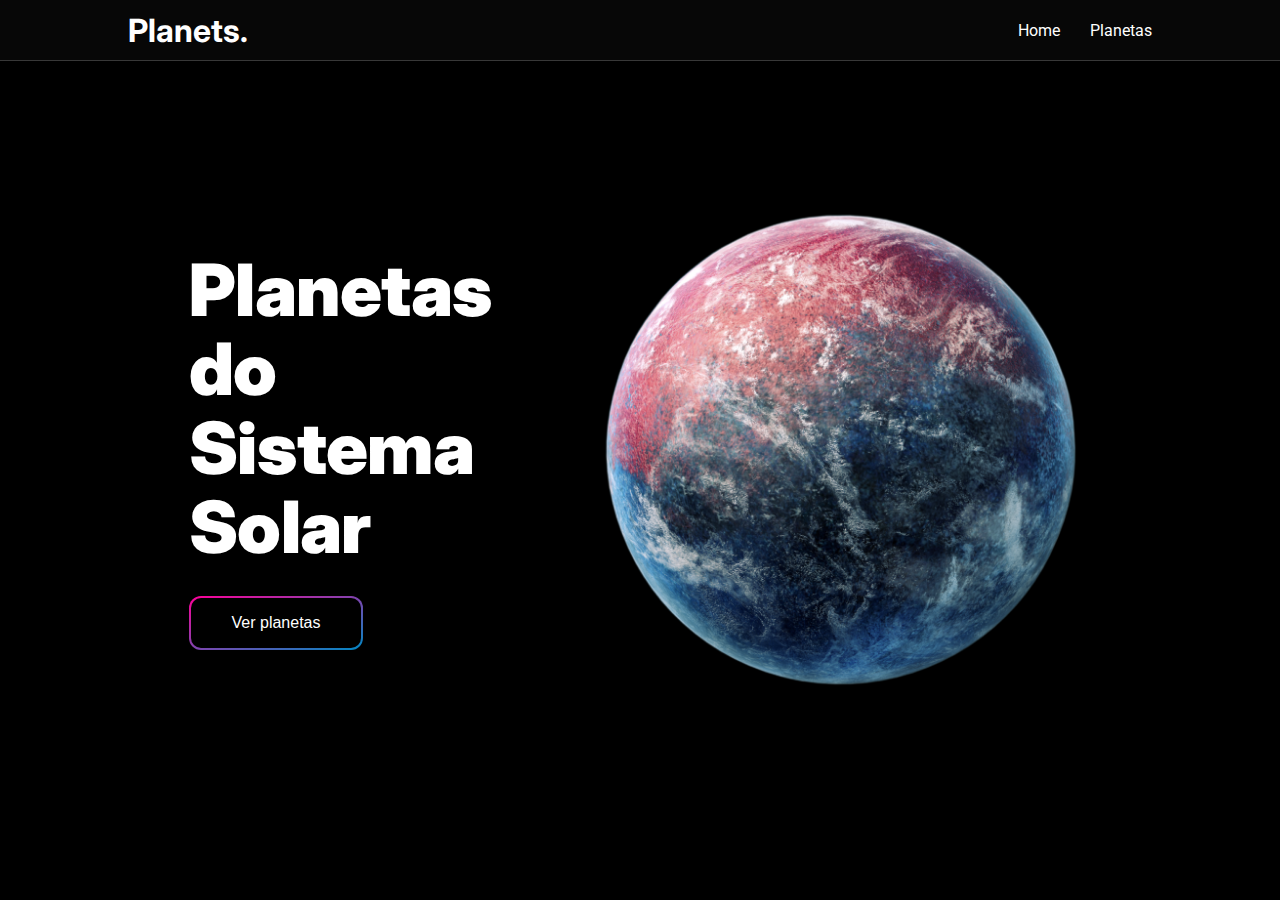
<file: index.html>
<!DOCTYPE html>
<html lang="pt-br">
<head>
    <meta charset="UTF-8">
    <meta http-equiv="X-UA-Compatible" content="IE=edge">
    <meta name="viewport" content="width=device-width, initial-scale=1.0">
    <title>Home</title>
    <link rel="stylesheet" href="index.css">
    <link rel="stylesheet" href="navbar.css">
</head>
<body>
    <header>
        <div class="navbar">
            <h1>Planets.</h1>
            <nav>
                <ul class="nav-list">
                <li><a href="index.html">Home</a></li>
                <li><a href="planets.html">Planetas</a></li>
                </ul>
            </nav>
        </div>
    </header>

    <section class="container">
        <div class="title-section">
            <h1 class="title">Planetas do Sistema Solar</h1>
            <a href="planets.html">
                <div class="button-border">
                    <button class="button">Ver planetas</button>
                </div>
            </a>
        </div>
        <img src="images/planet.png" alt="Planeta" />
    </section>
</body>
</html>
</file>
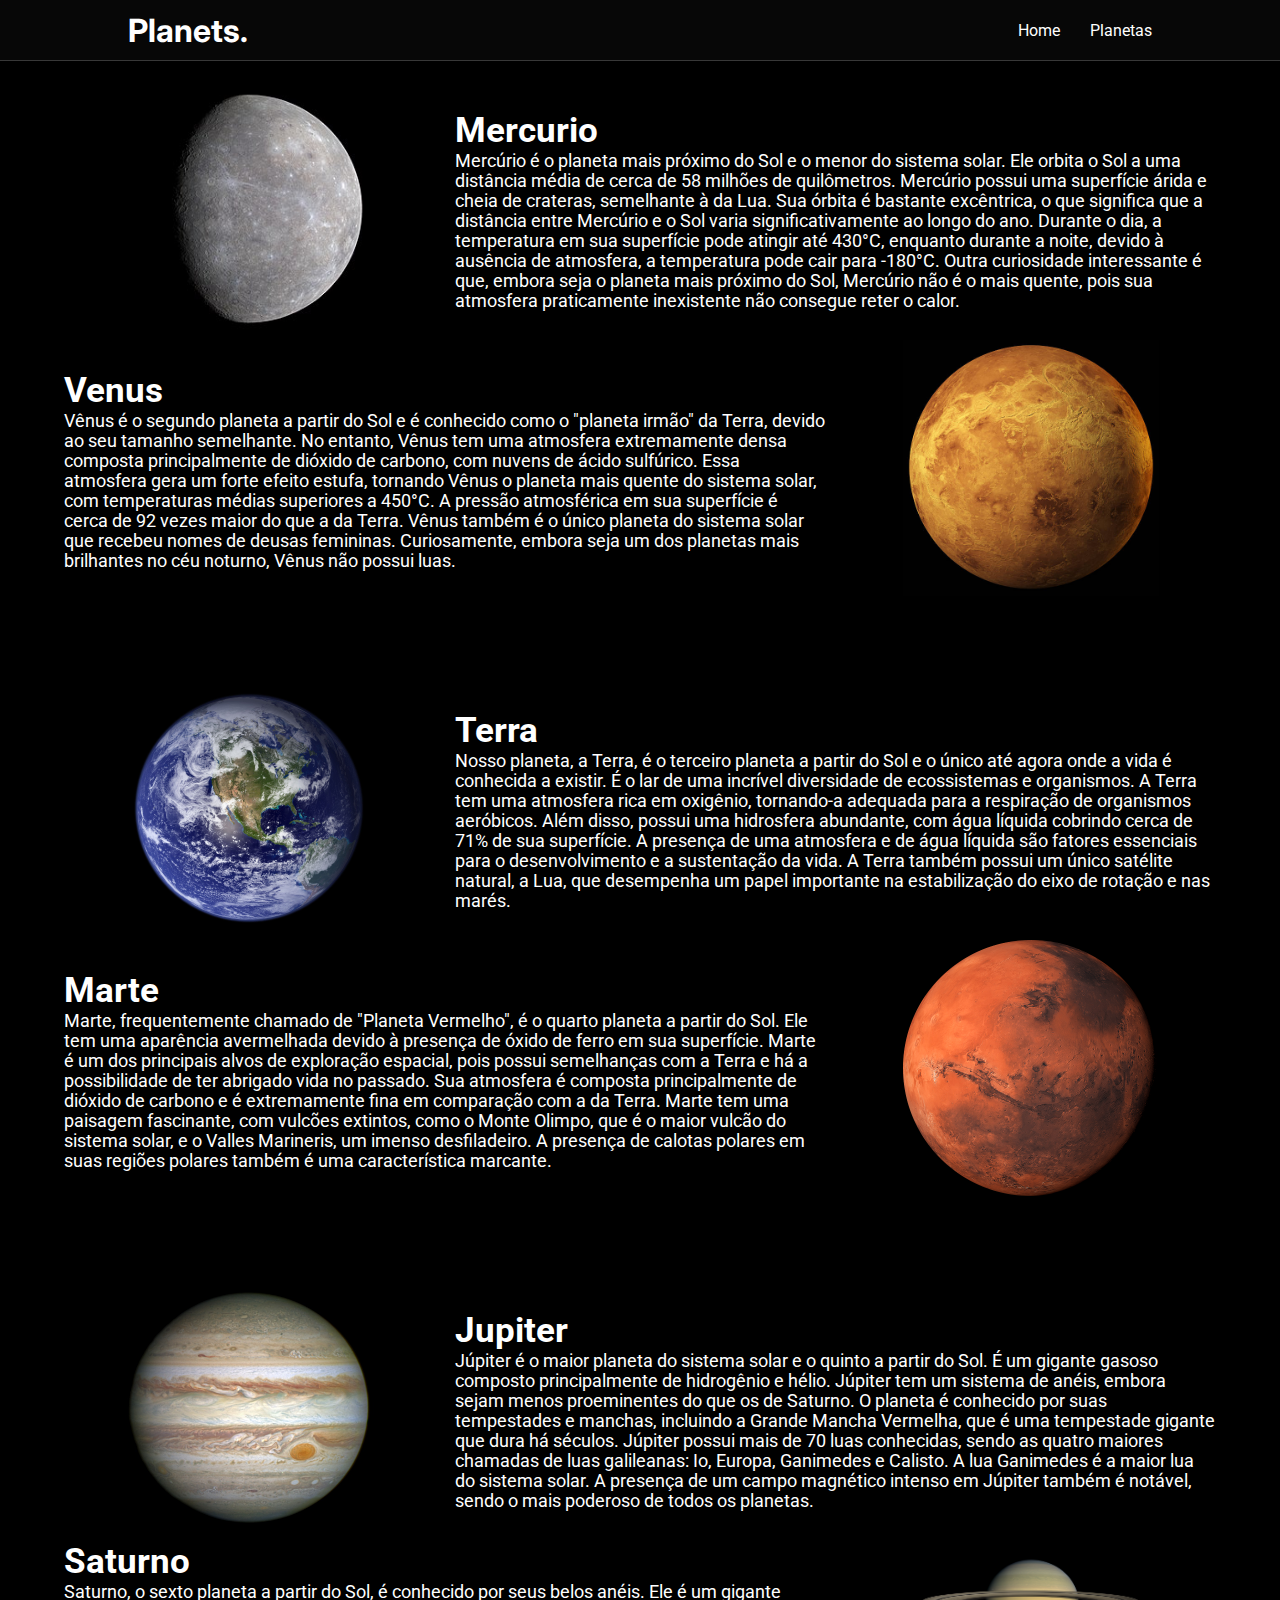
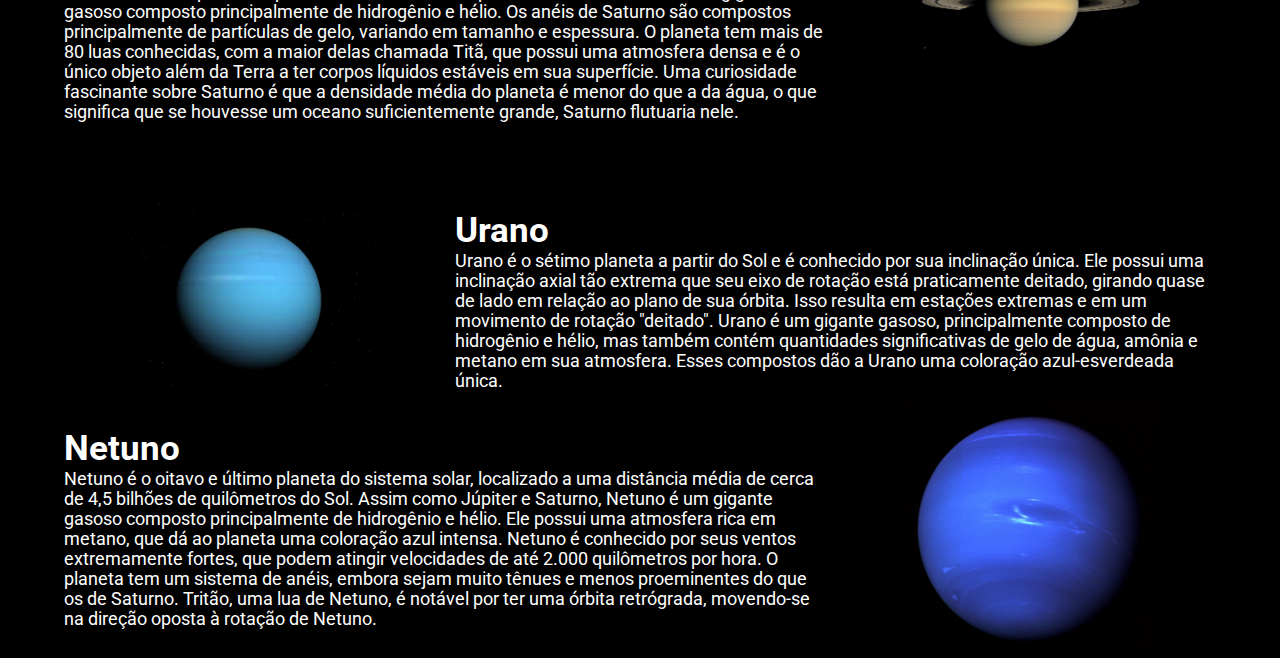
<file: planets.html>
<!DOCTYPE html>
<html lang="pt-br">
<head>
    <meta charset="UTF-8">
    <meta http-equiv="X-UA-Compatible" content="IE=edge">
    <meta name="viewport" content="width=device-width, initial-scale=1.0">
    <title>Planetas</title>
    <link rel="stylesheet" href="planets.css">
    <link rel="stylesheet" href="navbar.css">
</head>
<body>
    <header>
        <div class="navbar">
            <h1>Planets.</h1>
            <nav>
                <ul class="nav-list">
                <li><a href="index.html">Home</a></li>
                <li><a href="planets.html">Planetas</a></li>
                </ul>
            </nav>
        </div>
    </header>


    <main>
        <div class="planet-section first">
            <div class="img-container">
                <img src="images/mercurio.jpg" alt="">
            </div>
            <div class="text">
                <h1>Mercurio</h1>
                <p>Mercúrio é o planeta mais próximo do Sol e o menor do sistema solar. Ele orbita o Sol a uma distância média de cerca de 58 milhões de quilômetros. Mercúrio possui uma superfície árida e cheia de crateras, semelhante à da Lua. Sua órbita é bastante excêntrica, o que significa que a distância entre Mercúrio e o Sol varia significativamente ao longo do ano. Durante o dia, a temperatura em sua superfície pode atingir até 430°C, enquanto durante a noite, devido à ausência de atmosfera, a temperatura pode cair para -180°C. Outra curiosidade interessante é que, embora seja o planeta mais próximo do Sol, Mercúrio não é o mais quente, pois sua atmosfera praticamente inexistente não consegue reter o calor.</p>
            </div>
        </div>
        <div class="planet-section">
            <div class="text">
                <h1>Venus</h1>
                <p>Vênus é o segundo planeta a partir do Sol e é conhecido como o "planeta irmão" da Terra, devido ao seu tamanho semelhante. No entanto, Vênus tem uma atmosfera extremamente densa composta principalmente de dióxido de carbono, com nuvens de ácido sulfúrico. Essa atmosfera gera um forte efeito estufa, tornando Vênus o planeta mais quente do sistema solar, com temperaturas médias superiores a 450°C. A pressão atmosférica em sua superfície é cerca de 92 vezes maior do que a da Terra. Vênus também é o único planeta do sistema solar que recebeu nomes de deusas femininas. Curiosamente, embora seja um dos planetas mais brilhantes no céu noturno, Vênus não possui luas.</p>
            </div>
            <div class="img-container">
                <img src="images/venus.jpg" alt="">
            </div>
        </div>
        <div class="planet-section first">
            <div class="img-container">
                <img src="images/terra.jpg" alt="">
            </div>
            <div class="text">
                <h1>Terra</h1>
                <p>Nosso planeta, a Terra, é o terceiro planeta a partir do Sol e o único até agora onde a vida é conhecida a existir. É o lar de uma incrível diversidade de ecossistemas e organismos. A Terra tem uma atmosfera rica em oxigênio, tornando-a adequada para a respiração de organismos aeróbicos. Além disso, possui uma hidrosfera abundante, com água líquida cobrindo cerca de 71% de sua superfície. A presença de uma atmosfera e de água líquida são fatores essenciais para o desenvolvimento e a sustentação da vida. A Terra também possui um único satélite natural, a Lua, que desempenha um papel importante na estabilização do eixo de rotação e nas marés.</p>
            </div>
        </div>
        <div class="planet-section">
            <div class="text">
                <h1>Marte</h1>
                <p>Marte, frequentemente chamado de "Planeta Vermelho", é o quarto planeta a partir do Sol. Ele tem uma aparência avermelhada devido à presença de óxido de ferro em sua superfície. Marte é um dos principais alvos de exploração espacial, pois possui semelhanças com a Terra e há a possibilidade de ter abrigado vida no passado. Sua atmosfera é composta principalmente de dióxido de carbono e é extremamente fina em comparação com a da Terra. Marte tem uma paisagem fascinante, com vulcões extintos, como o Monte Olimpo, que é o maior vulcão do sistema solar, e o Valles Marineris, um imenso desfiladeiro. A presença de calotas polares em suas regiões polares também é uma característica marcante.</p>
            </div>
            <div class="img-container">
                <img src="images/marte.png" alt="">
            </div>
        </div>
        <div class="planet-section first">
            <div class="img-container">
                <img src="images/jupiter.jpg" alt="">
            </div>
            <div class="text">
                <h1>Jupiter</h1>
                <p>Júpiter é o maior planeta do sistema solar e o quinto a partir do Sol. É um gigante gasoso composto principalmente de hidrogênio e hélio. Júpiter tem um sistema de anéis, embora sejam menos proeminentes do que os de Saturno. O planeta é conhecido por suas tempestades e manchas, incluindo a Grande Mancha Vermelha, que é uma tempestade gigante que dura há séculos. Júpiter possui mais de 70 luas conhecidas, sendo as quatro maiores chamadas de luas galileanas: Io, Europa, Ganimedes e Calisto. A lua Ganimedes é a maior lua do sistema solar. A presença de um campo magnético intenso em Júpiter também é notável, sendo o mais poderoso de todos os planetas.</p>
            </div>
        </div>
        <div class="planet-section">
            <div class="text">
                <h1>Saturno</h1>
                <p>Saturno, o sexto planeta a partir do Sol, é conhecido por seus belos anéis. Ele é um gigante gasoso composto principalmente de hidrogênio e hélio. Os anéis de Saturno são compostos principalmente de partículas de gelo, variando em tamanho e espessura. O planeta tem mais de 80 luas conhecidas, com a maior delas chamada Titã, que possui uma atmosfera densa e é o único objeto além da Terra a ter corpos líquidos estáveis em sua superfície. Uma curiosidade fascinante sobre Saturno é que a densidade média do planeta é menor do que a da água, o que significa que se houvesse um oceano suficientemente grande, Saturno flutuaria nele.</p>
            </div>
            <div class="img-container">
                <img src="images/saturno.jpg" alt="">
            </div>
        </div>
        <div class="planet-section first">
            <div class="img-container">
                <img src="images/urano.jpg" alt="">
            </div>
            <div class="text">
                <h1>Urano</h1>
                <p>Urano é o sétimo planeta a partir do Sol e é conhecido por sua inclinação única. Ele possui uma inclinação axial tão extrema que seu eixo de rotação está praticamente deitado, girando quase de lado em relação ao plano de sua órbita. Isso resulta em estações extremas e em um movimento de rotação "deitado". Urano é um gigante gasoso, principalmente composto de hidrogênio e hélio, mas também contém quantidades significativas de gelo de água, amônia e metano em sua atmosfera. Esses compostos dão a Urano uma coloração azul-esverdeada única.</p>
            </div>
        </div>
        <div class="planet-section">
            <div class="text">
                <h1>Netuno</h1>
                <p>Netuno é o oitavo e último planeta do sistema solar, localizado a uma distância média de cerca de 4,5 bilhões de quilômetros do Sol. Assim como Júpiter e Saturno, Netuno é um gigante gasoso composto principalmente de hidrogênio e hélio. Ele possui uma atmosfera rica em metano, que dá ao planeta uma coloração azul intensa. Netuno é conhecido por seus ventos extremamente fortes, que podem atingir velocidades de até 2.000 quilômetros por hora. O planeta tem um sistema de anéis, embora sejam muito tênues e menos proeminentes do que os de Saturno. Tritão, uma lua de Netuno, é notável por ter uma órbita retrógrada, movendo-se na direção oposta à rotação de Netuno.</p>
            </div>
            <div class="img-container">
                <img src="images/netuno.jpg" alt="">
            </div>
        </div>
    </main>
</body>
</html>
</file>
<file: index.css>
@import url('https://fonts.googleapis.com/css2?family=Inter:wght@700;900&family=Roboto&display=swap');

body {
    color: #fff;
    font-family: 'Roboto', sans-serif;
    font-size: 1rem;
}

.container {
    background-color: #000;
    height: 100vh;
    display: flex;
    align-items: center;
    justify-content: center;
    gap: 100px;
    padding: 0 20%;
}

.title {
    font-family: 'Inter', sans-serif;
    font-weight: 900;
    font-size: 72px;
    letter-spacing: -0.75px;
    margin-bottom: 30px;
    line-height: 1.1;
}

.container img {
    width: 500px;
}

.button {
    height: 50px;
    width: 170px;
    border-radius: 10px;
    font-size: 1rem;
    background-color: #000000;
    transition: 200ms;
    cursor: pointer;
    color: #fff;
}

.button-border {
    width: 170px;
    padding: 1rem;
    border-radius: 12px;
    background: linear-gradient(to bottom right, #ff0099, #0088c3);
    padding: 2px;
}

.button:hover {
    background-color: #ffffff00;
    transition: 200ms;
}
</file>
<file: navbar.css>
@import url('https://fonts.googleapis.com/css2?family=Inter:wght@700;900&family=Roboto&display=swap');

* {
    border: 0;
    padding: 0;
    margin: 0;
    list-style: none;
}

header {
    position: fixed;
    width: 100%;
    color: #fff;
}

.navbar {
    display: flex;
    align-items: center;
    justify-content: space-between;
    padding: 0 10%;
    background-color: #070707;
    height: 60px;
    border-bottom: #383838 solid 1px;
}

.navbar h1 {
    font-family: 'Inter', sans-serif;
    font-weight: 700;
}

.nav-list {
    display: flex;
    gap: 30px;
    font-family: 'Roboto', sans-serif;
}

.nav-list li a {
    color: #fff;
    text-decoration: none;
}
</file>
<file: planets.css>
@import url('https://fonts.googleapis.com/css2?family=Inter:wght@700;900&family=Roboto&display=swap');

body {
    color: #fff;
    font-family: 'Roboto', sans-serif;
    font-size: 1rem;
    background-color: #000;
}

main {
    display: flex;
    flex-direction: column;
    align-items: center;
    font-size: 1.1rem;
}

.first {
    padding-top: 80px;
}

.planet-section {
    width: 90%;
    display: grid;
    gap: 20px;
    grid-template-columns: repeat(3, 1fr);
}

.text {
    grid-column: span 2;
    display: flex;
    justify-content: center;
    flex-direction: column;
}

.img-container {
    margin-left: auto;
    margin-right: auto;
}

.img-container img {
    width: 20vw;
}
</file>
